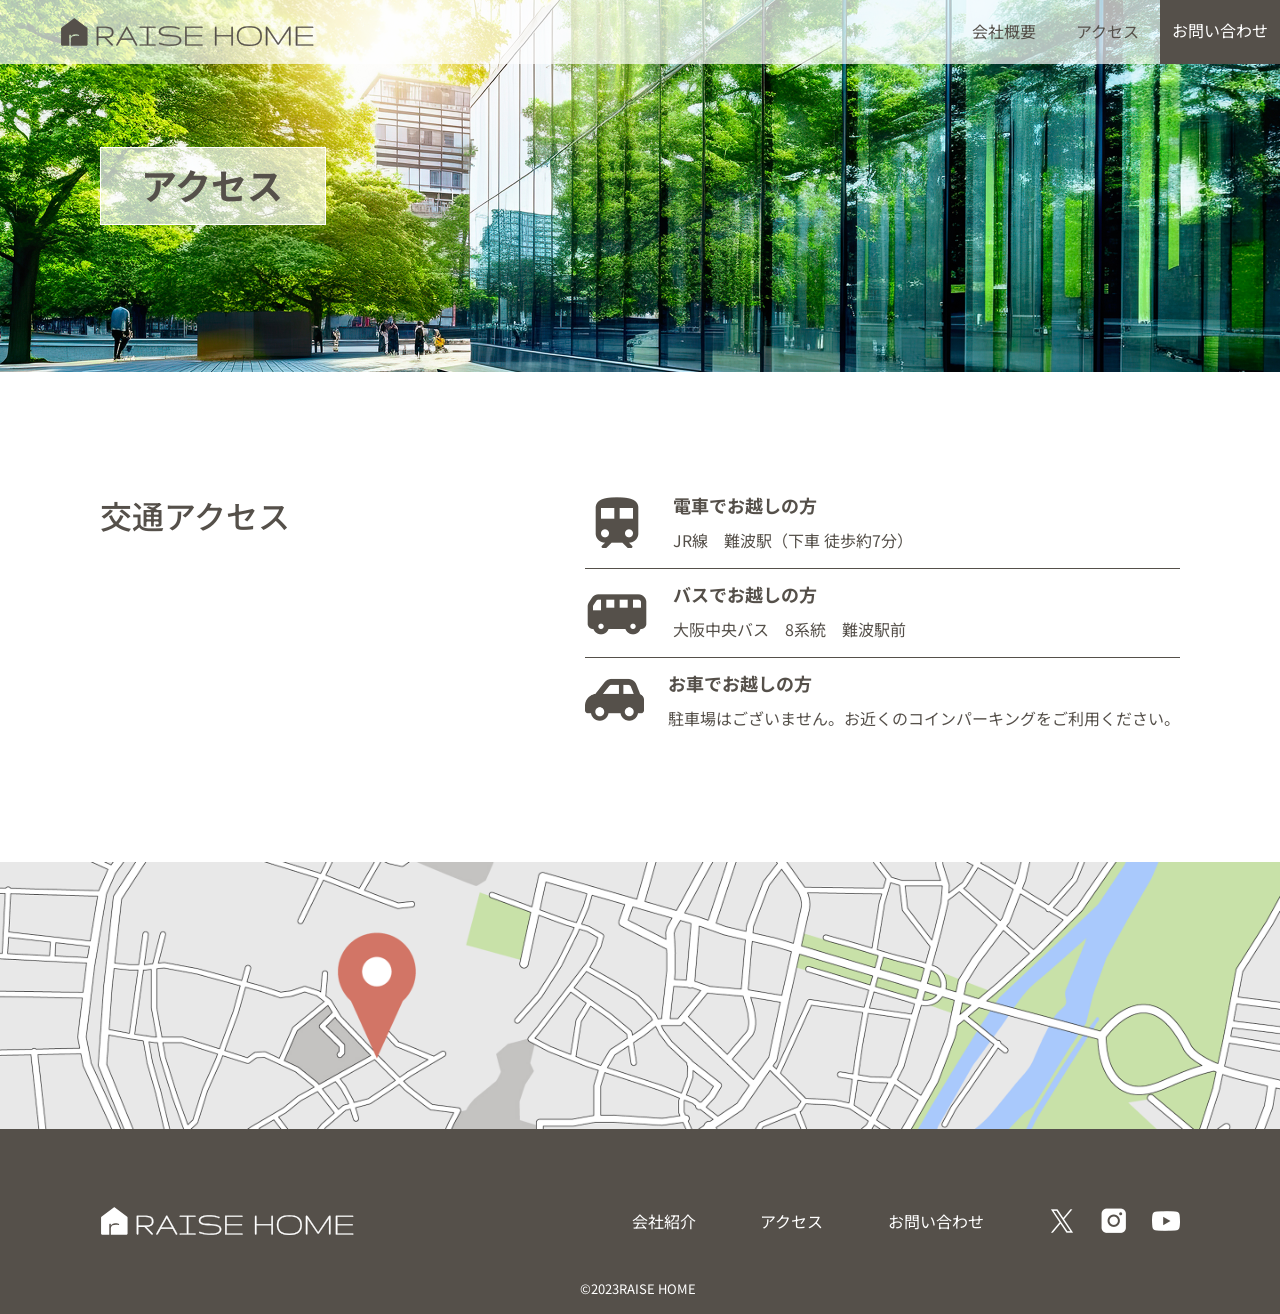
<file: Access.html>
<!DOCTYPE html>
<html lang="ja">
<head>
    <meta charset="UTF-8">
    <meta name="viewport" content="width=device-width, initial-scale=1.0, user-scalable=no">
    <title>アクセス</title>
    <link rel="stylesheet" href="css/access.css">
    <link rel="preconnect" href="https://fonts.googleapis.com">
    <link rel="preconnect" href="https://fonts.gstatic.com" crossorigin>
    <link href="https://fonts.googleapis.com/css2?family=Gruppo&family=Noto+Sans+JP:wght@100..900&display=swap" rel="stylesheet">
    <script src="js/common.js" defer></script>
</head>
<body>
    <header>
        <div class="container">
            <div class="logo"></div>
            <nav class="menu">
                <a class="menu__item" href="company.html">会社概要</a>
                <a class="menu__item" href="access.html">アクセス</a>
                <a class="menu__item menu__item--contact" href="contact.html">お問い合わせ</a>
            </nav>
            <button type="button" class="hamburger-button">
                <span class="hamburger-button__bar"></span>
            </button>
        </div>
    </header>
    <main>
        <main-visual>
            <div class="container"><h1>アクセス</h1></div>
            <img src="image/access_main.jpg" alt="" width="2880" height="744">
        </main-visual>
        <section class="access">
            <div class="container">
                <div class="access__title">
                    <h2>交通アクセス</h2>
                </div>
                <div class="access__content">
                    <div class="access__train">
                        <img src="image/ic_round-train.jpg" alt="" width="128" height="128">
                        <div>
                            <h3>電車でお越しの方</h3>
                            JR線　難波駅（下車 徒歩約7分）
                        </div>
                    </div>
                    <div class="access__bus">
                        <img src="image/mingcute_bus-2-fill.jpg" alt="" width="128" height="128">
                        <div>
                            <h3>バスでお越しの方</h3>
                            大阪中央バス　8系統　難波駅前
                        </div>
                    </div>
                    <div class="access__car">
                        <img src="image/fa6-solid_car-side.jpg" alt="" width="118" height="95">
                        <div>
                            <h3>お車でお越しの方</h3>
                            駐車場はございません。お近くのコインパーキングをご利用ください。
                        </div>
                    </div>
                </div>
            </div>
        </section>
        <section class="map">
            <img src="image/map1.jpg" alt="" width="2880" height="600">
            <img src="image/map.png" alt="" width="750" height="380">
        </section>
    </main>
    <footer>
        <div class="container">
            <div class="footer__container">
                <div class="logo"></div>
                <div class="footer__link">
                    <a class="footer__link--insite" href="company.html">会社紹介</a>
                    <a class="footer__link--insite" href="access.html">アクセス</a>
                    <a class="footer__link--insite" href="contact.html">お問い合わせ</a>
                    <div class="footer__link--outsite">
                        <img src="image/akar-icons_x-fill.png" alt="" width="56" height="56">
                        <img src="image/streamline_instagram-solid.png" alt="" width="56" height="56">
                        <img src="image/mdi_youtube.png" alt="" width="56" height="56">
                    </div>
                </div>
            </div>
            <div class="copy-right">©2023RAISE HOME</div>
        </div>
    </footer>
</body>
</html>
</file>
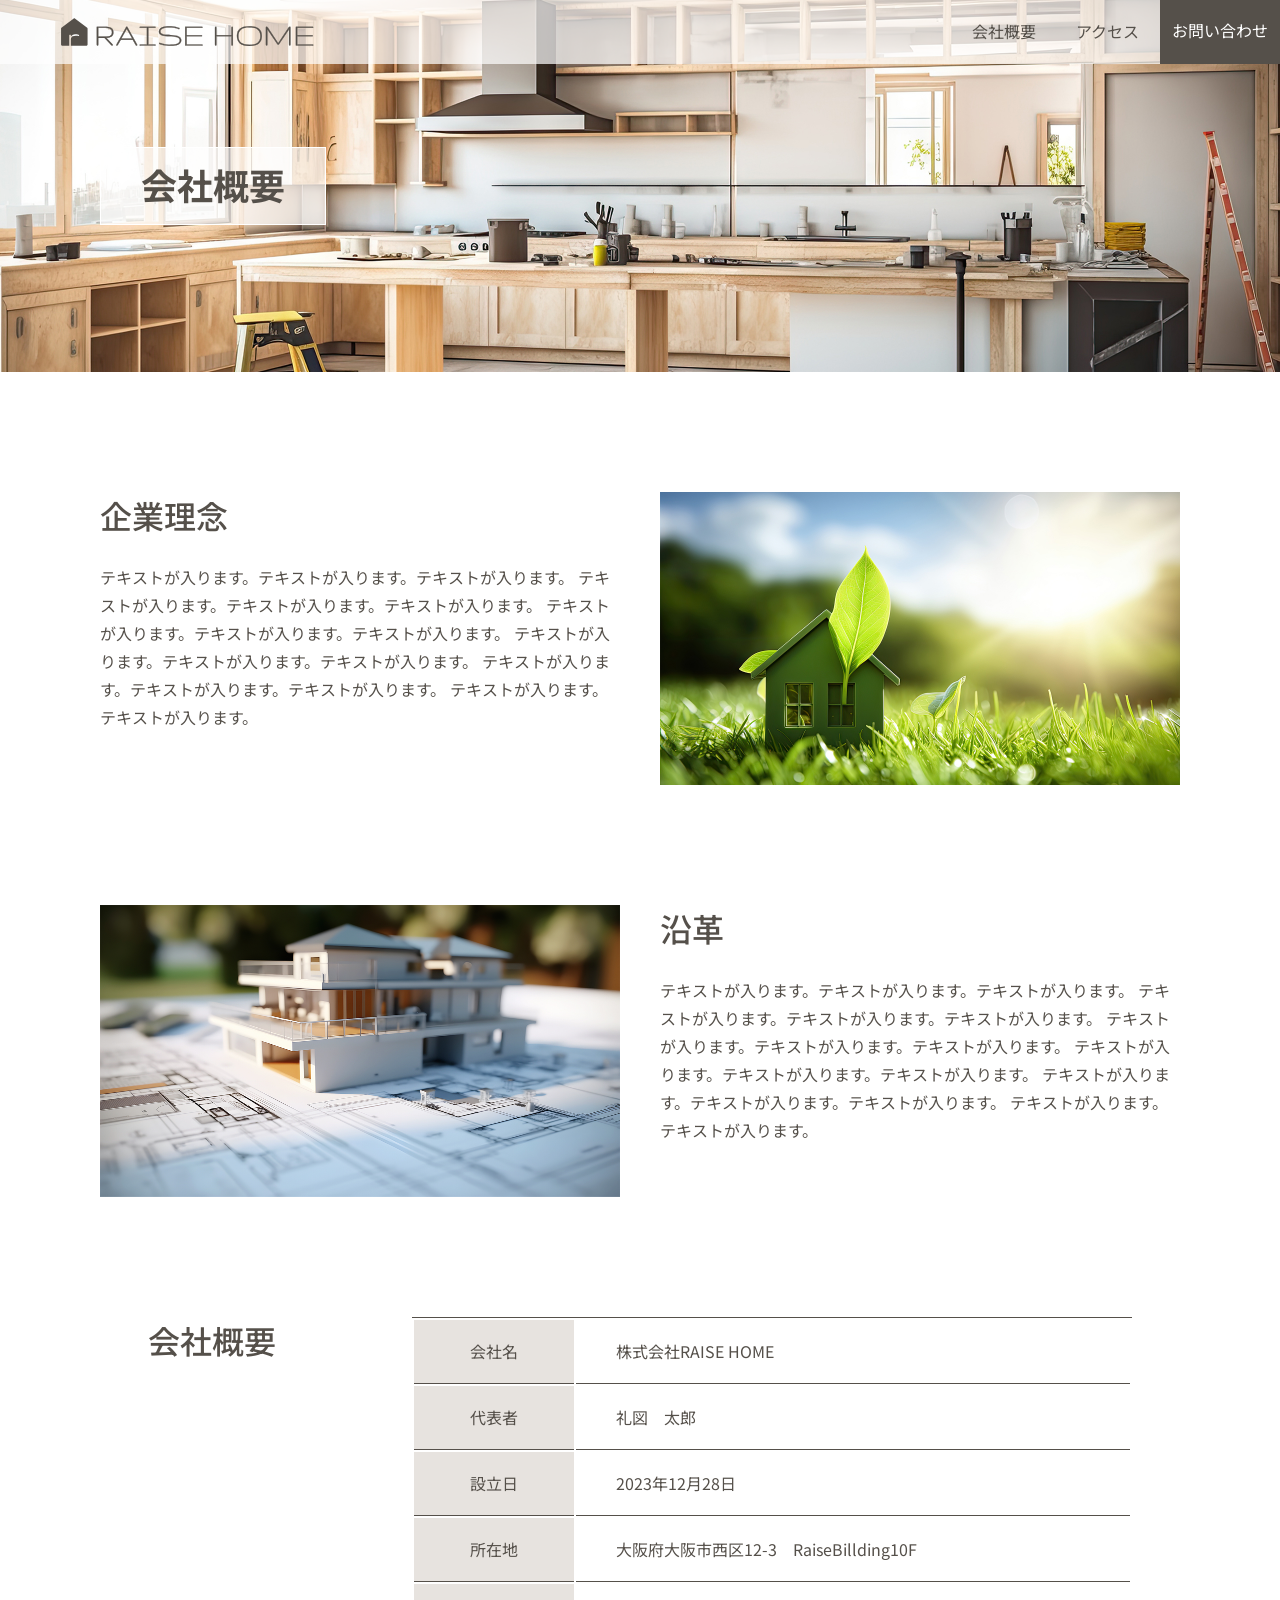
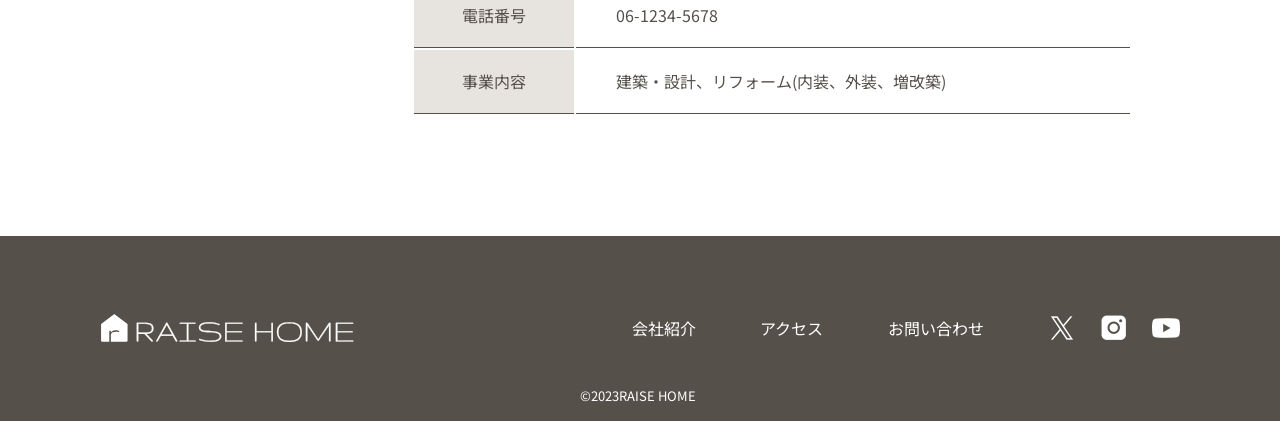
<file: Company.html>
<!DOCTYPE html>
<html lang="ja">
<head>
    <meta charset="UTF-8">
    <meta name="viewport" content="width=device-width, initial-scale=1.0, user-scalable=no">
    <title>Document</title>
    <link rel="preconnect" href="https://fonts.googleapis.com">
    <link rel="preconnect" href="https://fonts.gstatic.com" crossorigin>
    <link href="https://fonts.googleapis.com/css2?family=Gruppo&family=Noto+Sans+JP:wght@100..900&display=swap" rel="stylesheet">
    <link rel="stylesheet" href="css/company.css">
    <script src="js/common.js" defer></script>
</head>
<body>
    <header>
        <div class="container">
            <div class="logo"></div>
            <nav class="menu">
                <a class="menu__item" href="company.html">会社概要</a>
                <a class="menu__item" href="access.html">アクセス</a>
                <a class="menu__item menu__item--contact" href="contact.html">お問い合わせ</a>
            </nav>
            <button type="button" class="hamburger-button">
                <span class="hamburger-button__bar"></span>
            </button>
        </div>
    </header>
    <main>
        <main-visual>
            <div class="container"><h1>会社概要</h1></div>
            <img src="image/company_main.jpg" alt="" width="2880" height="744">
        </main-visual>
        <section class="philosophy">
            <div class="container">
                <div class="philosophy__content">
                    <h2>企業理念</h2>
                    <div class="philosophy__content--text">
                        テキストが入ります。テキストが入ります。テキストが入ります。
                        テキストが入ります。テキストが入ります。テキストが入ります。
                        テキストが入ります。テキストが入ります。テキストが入ります。
                        テキストが入ります。テキストが入ります。テキストが入ります。
                        テキストが入ります。テキストが入ります。テキストが入ります。
                        テキストが入ります。テキストが入ります。
                    </div>
                </div>
                <img src="image/company_1.jpg" alt="" width="1040" height="586">
            </div>
        </section>
        <section class="history">
            <div class="container">
                <img src="image/company_2.jpg" alt="" width="1040" height="583">
                <div class="history__content">
                    <h2>沿革</h2>
                    <div class="history__content--text">
                        テキストが入ります。テキストが入ります。テキストが入ります。
                        テキストが入ります。テキストが入ります。テキストが入ります。
                        テキストが入ります。テキストが入ります。テキストが入ります。
                        テキストが入ります。テキストが入ります。テキストが入ります。
                        テキストが入ります。テキストが入ります。テキストが入ります。
                        テキストが入ります。テキストが入ります。
                    </div>
                </div>
            </div>
        </section>
        <section class="profile">
            <div class="container">
                <h2>会社概要</h2>
                <table>
                    <tr>
                        <th>会社名</th> <th>株式会社RAISE HOME</th>
                    </tr>
                    <tr>
                        <th>代表者</th> <th>礼図　太郎</th>
                    </tr>
                    <tr>
                        <th>設立日</th> <th>2023年12月28日</th>
                    </tr>
                    <tr>
                        <th>所在地</th> <th>大阪府大阪市西区12-3　RaiseBillding10F</th>
                    </tr>
                    <tr>
                        <th>電話番号</th> <th>06-1234-5678</th>
                    </tr>
                    <tr>
                        <th>事業内容</th> <th>建築・設計、リフォーム(内装、外装、増改築)</th>
                    </tr>
                </table>
            </div>
        </section>
    </main>
    <footer>
        <div class="container">
            <div class="footer__container">
                <div class="logo"></div>
                <div class="footer__link">
                    <a class="footer__link--insite" href="company.html">会社紹介</a>
                    <a class="footer__link--insite" href="access.html">アクセス</a>
                    <a class="footer__link--insite" href="contact.html">お問い合わせ</a>
                    <div class="footer__link--outsite">
                        <img src="image/akar-icons_x-fill.png" alt="" width="56" height="56">
                        <img src="image/streamline_instagram-solid.png" alt="" width="56" height="56">
                        <img src="image/mdi_youtube.png" alt="" width="56" height="56">
                    </div>
                </div>
            </div>
            <div class="copy-right">©2023RAISE HOME</div>
        </div>
    </footer>
</body>
</html>
</file>
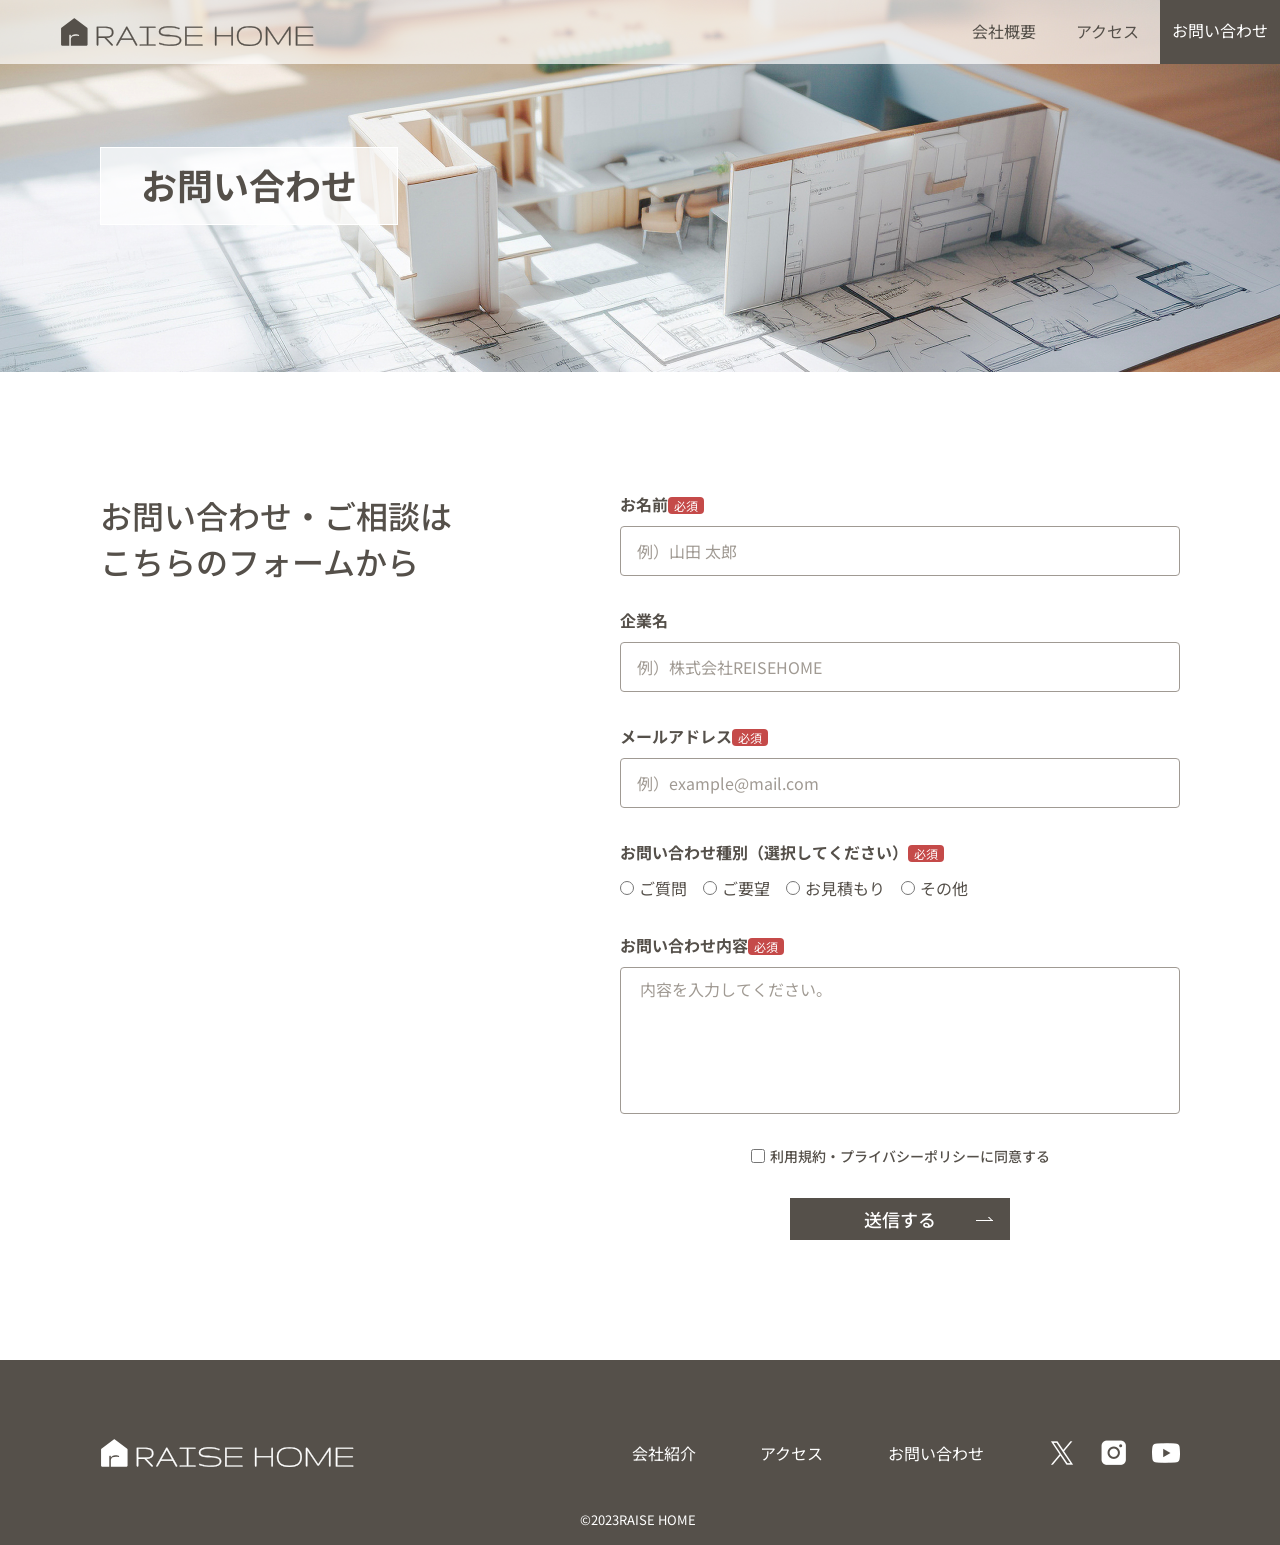
<file: Contact.html>
<!DOCTYPE html>
<html lang="ja">
<head>
    <meta charset="UTF-8">
    <meta name="viewport" content="width=device-width, initial-scale=1.0, user-scalable=no">
    <title>Document</title>
    <link rel="preconnect" href="https://fonts.googleapis.com">
    <link rel="preconnect" href="https://fonts.gstatic.com" crossorigin>
    <link href="https://fonts.googleapis.com/css2?family=Gruppo&family=Noto+Sans+JP:wght@100..900&display=swap" rel="stylesheet">
    <link rel="stylesheet" href="css/contact.css">
    <script src="js/common.js" defer></script>
</head>
<body>
    <header>
        <div class="container">
            <div class="logo"></div>
            <nav class="menu">
                <a class="menu__item" href="company.html">会社概要</a>
                <a class="menu__item" href="access.html">アクセス</a>
                <a class="menu__item menu__item--contact" href="contact.html">お問い合わせ</a>
            </nav>
            <button type="button" class="hamburger-button">
                <span class="hamburger-button__bar"></span>
            </button>
        </div>
    </header>
    <main>
        <main-visual>
            <div class="container"><h1>お問い合わせ</h1></div>
            <img src="image/contact_main.jpg" alt="" width="2880" height="744">
        </main-visual>
        <section>
            <div class="container">
                <div class="text">
                    <h2>お問い合わせ・ご相談はこちらのフォームから</h2>
                </div>
            
                <form action="" method="post">
                    <div class="item">
                        <label for="fullname" class="item__label">お名前<span>必須</span></label>
                        <input type="text" id="fullname" name="fullname" placeholder="例）山田 太郎" class="item__frame" required>
                    </div>
                    <div class="item">
                        <label for="nameOfCompany" class="item__label">企業名</label>
                        <input type="text" id="nameOfCompany" name="nameOfCompany" placeholder="例）株式会社REISEHOME" class="item__frame">
                    </div>
                    <div class="item">
                        <label for="email" class="item__label">メールアドレス<span>必須</span></label>
                        <input type="email" id="email" name="email" placeholder="例）example@mail.com" class="item__frame" required>
                    </div>
                    <div class="item">
                        <div class="item__label">お問い合わせ種別（選択してください）<span>必須</span></div>
                        <div class="type__options">
                            <div class="type__options--container">
                                <div class="type__options--option"><input type="radio" id="question" name="type" value="question" required><label for="question">ご質問</label></div>
                                <div class="type__options--option"><input type="radio" id="request" name="type" value="request" required><label for="request">ご要望</label></div>
                            </div>
                            <div class="type__options--container">
                                <div class="type__options--option"><input type="radio" id="estimate" name="type" value="estimate" required><label for="estimate">お見積もり</label></div>
                                <div class="type__options--option"><input type="radio" id="others" name="type" value="others" required><label for="others">その他</label></div>
                            </div>
                        </div>
                    </div>
                    <div class="item">
                        <label for="content" class="item__label">お問い合わせ内容<span>必須</span></label>
                        <textarea id="content" name="content" placeholder="内容を入力してください。" class="item__frame" required></textarea>
                    </div>
                    <div class="item">
                        <input type="checkbox" id="consent" name="consent">
                        <label for="consent">利用規約・プライバシーポリシーに同意する</label>
                    </div>
                    <button type="button" class="form__button">
                        <span class="form__button--label">送信する</span>
                        <span class="form__button--arrow"></span>
                    </button>
                </form>
            </div>
        </section>
    </main>
    <footer>
        <div class="container">
            <div class="footer__container">
                <div class="logo"></div>
                <div class="footer__link">
                    <a class="footer__link--insite" href="company.html">会社紹介</a>
                    <a class="footer__link--insite" href="access.html">アクセス</a>
                    <a class="footer__link--insite" href="contact.html">お問い合わせ</a>
                    <div class="footer__link--outsite">
                        <img src="image/akar-icons_x-fill.png" alt="" width="56" height="56">
                        <img src="image/streamline_instagram-solid.png" alt="" width="56" height="56">
                        <img src="image/mdi_youtube.png" alt="" width="56" height="56">
                    </div>
                </div>
            </div>
            <div class="copy-right">©2023RAISE HOME</div>
        </div>
    </footer>
</body>
</html>
</file>
<file: css/access.css>
:root {
  --color-Gray: #55504A;
  --color-BlueGray: #D5DDED;
  --color-LightGray: #A09A93;
  --color-LightBeige: #E7E3DF;
  --color-Orange: #F7B000;
  --color-Red: #C54A49;
}

*, ::before, ::after {
  box-sizing: border-box;
  font-family: "Noto Sans JP", sans-serif;
  font-style: Regular;
  font-weight: 400;
  font-size: 16px;
  width: auto;
  margin: 0;
  padding: 0;
  color: var(--color-Gray);
  background-color: white;
}

img {
  max-width: 100%;
  height: auto;
}

a {
  text-decoration: none;
}

section {
  display: flex;
  flex-direction: column;
  justify-content: space-around;
  align-items: center;
  padding: 0px 32px;
}

@media (max-width: 810px) {
  section {
    padding: 0px;
  }
}
.container {
  width: 100%;
  max-width: 1080px;
  display: flex;
  flex-direction: column;
  justify-content: space-around;
  align-items: center;
  background-color: rgba(0, 0, 0, 0);
}

@media (max-width: 810px) {
  .container {
    width: calc(100% - 40px);
    gap: 40px;
  }
}
h2 {
  height: 155px;
  position: relative;
  font-family: "Gruppo", serif;
  font-size: 160px;
  letter-spacing: 0%;
  color: var(--color-BlueGray);
  align-self: flex-start;
}

@media (max-width: 810px) {
  h2 {
    height: 62px;
    font-size: 64px;
    position: static;
  }
}
h3 {
  height: 56px;
  margin: 0 auto;
  font-size: 32px;
  font-weight: 500;
  font-style: Medium;
}

@media (max-width: 810px) {
  h3 {
    height: auto;
    line-height: 150%;
    font-size: 28px;
  }
}
.logo {
  -webkit-mask-image: url(/image/logo.svg);
  -webkit-mask-repeat: no-repeat;
  -webkit-mask-size: cover;
  mask-image: url(/image/logo.svg);
  mask-repeat: no-repeat;
  mask-size: cover;
  background-color: currentColor;
}

header {
  width: 100%;
  height: 64px;
  position: absolute;
  z-index: 2;
  background-color: rgba(255, 255, 255, 0.7);
}
header * {
  background-color: rgba(0, 0, 0, 0);
}
header .container {
  max-width: 100%;
  width: 100%;
  height: 64px;
  display: flex;
  flex-direction: row;
  justify-content: space-between;
  align-items: center;
  overflow-x: clip;
  overflow-y: visible;
}
header .logo {
  width: 254.07px;
  height: 28px;
  margin: 18px 60px;
  color: var(--color-Gray);
}
header .menu {
  width: 328px;
  height: 64px;
  display: flex;
  flex-direction: row;
}
header .menu__item {
  width: 104px;
  padding: 19px 20px;
  z-index: 2;
  transition: background-color 0.3s ease-out;
}
header .menu__item:hover {
  background-color: white;
}
header .menu__item:hover * {
  background-color: white;
}
header .menu__item--contact {
  width: 120px;
  padding: 18px 12px;
  color: white;
  background-color: var(--color-Gray);
  transition: background-color 0.3s ease-out;
}
header .menu__item--contact:hover {
  background-color: var(--color-Orange);
}
header .menu__item--contact:hover * {
  background-color: var(--color-Orange);
}

.hamburger-button {
  display: none;
  width: 56px;
  height: 56px;
  padding: 19px 16px;
  flex-direction: column;
  justify-content: space-between;
  align-items: center;
  border: 0px;
  background-color: var(--color-Gray);
}
.hamburger-button::before {
  width: 24px;
  height: 2px;
  content: " ";
  background-color: white;
  border-radius: 1px;
  transform-origin: 1px 1px;
  transition: transform 0.3s ease-out;
}
.hamburger-button__bar {
  width: 24px;
  height: 2px;
  border-radius: 1px;
  background-color: white;
  border-radius: 1px;
  transition: opacity 0.3s ease-out;
}
.hamburger-button::after {
  width: 24px;
  height: 2px;
  content: " ";
  background-color: white;
  border-radius: 1px;
  transform-origin: 1px 1px;
  transition: transform 0.3s ease-out;
}

@media (max-width: 810px) {
  header {
    height: 56px;
    overflow-x: clip;
    overflow-y: visible;
  }
  header .container {
    height: 56px;
  }
  header .logo {
    width: 228.6666717529px;
    height: 25.2000007629px;
    margin: 15px 20px;
  }
  header .menu {
    display: flex;
    flex-direction: column;
    align-items: center;
    width: 252px;
    height: 100vh;
    position: fixed;
    top: 0px;
    right: -252px;
    padding-top: 99px;
    background-color: rgba(255, 255, 255, 0.9);
    transition: transform 0.3s ease-out;
  }
  header .menu.active {
    transform: translateX(-252px);
  }
  header .menu__item {
    width: 172px;
    padding: 16px 32px;
  }
  .hamburger-button {
    display: flex;
    z-index: 3;
  }
  .hamburger-button.active {
    position: fixed;
    top: 0px;
    right: 0px;
  }
  .hamburger-button.active::before {
    transform: rotate(atan2(3, 4)) scale(1.25, 1);
  }
  .hamburger-button.active::after {
    transform: rotate(atan2(-3, 4)) scale(1.25, 1);
  }
  .hamburger-button__bar {
    display: inline;
  }
  .hamburger-button__bar.active {
    opacity: 0;
  }
}
footer {
  height: 185px;
  display: flex;
  flex-direction: column;
  align-items: center;
  background-color: var(--color-Gray);
  padding: 0px 32px;
}
footer * {
  background-color: rgba(0, 0, 0, 0);
}
footer .container {
  width: 100%;
  max-width: 1080px;
  height: 185px;
  position: relative;
  flex-direction: column;
  align-items: center;
}
footer .logo {
  width: 254.07px;
  height: 28px;
  color: white;
}

@media (max-width: 1144px) {
  footer {
    height: 275px;
  }
  footer .container {
    height: 187px;
    margin-top: 64px;
    gap: 56px;
  }
}
@media (max-width: 810px) {
  footer {
    height: 387px;
  }
  footer .container {
    width: auto;
    height: 307px;
  }
}
.footer__container {
  width: 100%;
  display: flex;
  flex-direction: row;
  justify-content: space-between;
  align-items: center;
}
.footer__link {
  width: 548px;
  height: 28px;
  display: flex;
  flex-direction: row;
  justify-content: space-between;
  align-items: center;
  gap: 64px;
}
.footer__link--insite {
  height: 24px;
  color: white;
  line-height: 24px;
}
.footer__link--outsite {
  width: 132px;
  display: flex;
  flex-direction: row;
  justify-content: space-between;
}
.footer__link--outsite * {
  width: 28px;
  height: 28px;
}

@media (max-width: 1144px) {
  .footer__container {
    height: 116px;
    flex-direction: column;
  }
}
@media (max-width: 810px) {
  .footer__container {
    height: 232px;
    gap: 56px;
  }
  .footer__link {
    width: 132px;
    height: 148px;
    flex-direction: column;
    gap: 16px;
  }
}
.copy-right {
  width: 120px;
  height: 19px;
  position: absolute;
  top: 150px;
  color: white;
  font-size: 13px;
  letter-spacing: 2%;
}

@media (max-width: 1144px) {
  .copy-right {
    position: static;
  }
}
main-visual {
  height: 372px;
  position: relative;
  display: flex;
  flex-direction: column;
  justify-content: center;
  align-items: center;
  padding: 0px 32px;
}
main-visual .container {
  justify-content: flex-start;
  align-items: flex-start;
  margin: 0px 32px;
}
main-visual h1 {
  box-sizing: content-box;
  width: 144px;
  height: 53px;
  z-index: 1;
  padding: 10px 40px 13px 40px;
  font-size: 36px;
  font-style: Bold;
  font-weight: 700;
  border: white solid 1px;
  background-color: rgba(255, 255, 255, 0.7);
}
main-visual img {
  position: absolute;
  width: 100%;
  height: 100%;
  -o-object-fit: cover;
     object-fit: cover;
}

@media (max-width: 810px) {
  main-visual {
    padding: 0px;
  }
  main-visual .container {
    margin: 0px;
  }
}
.access .container {
  display: flex;
  flex-direction: row;
  justify-content: space-between;
  align-items: flex-start;
  padding-top: 120px;
  padding-bottom: 120px;
}
.access h2 {
  width: 191px;
  height: 47px;
  font-family: "Noto Sans JP", sans-serif;
  font-size: 32px;
  font-style: Medium;
  font-weight: 500;
  color: var(--color-Gray);
}
.access__content {
  display: flex;
  flex-direction: column;
  align-content: flex-start;
}
.access__content > * {
  padding: 12px 0;
  display: flex;
  flex-direction: row;
  gap: 24px;
}
.access img {
  width: 64px;
  height: 64px;
}
.access h3 {
  height: auto;
  font-size: 18px;
  font-style: Bold;
  font-weight: 700;
  padding-bottom: 10px;
}
.access__train {
  padding-top: 0;
}
.access__train ~ div {
  border-top: var(--color-Gray) solid 1px;
}
.access__car img {
  width: 59px;
  height: auto;
  -o-object-fit: contain;
     object-fit: contain;
}

@media (max-width: 810px) {
  .access .container {
    flex-direction: column;
  }
}
.map {
  width: 100%;
  height: auto;
  min-height: 190px;
  padding: 0;
  overflow: hidden;
}
.map img {
  width: 100%;
  height: 100%;
  min-height: 190px;
  -o-object-fit: cover;
     object-fit: cover;
}
.map img:last-of-type {
  display: none;
}

@media (max-width: 810px) {
  .map {
    height: 190px;
  }
  .map img:first-of-type {
    display: none;
  }
  .map img:last-of-type {
    display: block;
  }
}
/*# sourceMappingURL=access.css.map */
</file>
<file: css/company.css>
:root {
  --color-Gray: #55504A;
  --color-BlueGray: #D5DDED;
  --color-LightGray: #A09A93;
  --color-LightBeige: #E7E3DF;
  --color-Orange: #F7B000;
  --color-Red: #C54A49;
}

*, ::before, ::after {
  box-sizing: border-box;
  font-family: "Noto Sans JP", sans-serif;
  font-style: Regular;
  font-weight: 400;
  font-size: 16px;
  width: auto;
  margin: 0;
  padding: 0;
  color: var(--color-Gray);
  background-color: white;
}

img {
  max-width: 100%;
  height: auto;
}

a {
  text-decoration: none;
}

section {
  display: flex;
  flex-direction: column;
  justify-content: space-around;
  align-items: center;
  padding: 0px 32px;
}

@media (max-width: 810px) {
  section {
    padding: 0px;
  }
}
.container {
  width: 100%;
  max-width: 1080px;
  display: flex;
  flex-direction: column;
  justify-content: space-around;
  align-items: center;
  background-color: rgba(0, 0, 0, 0);
}

@media (max-width: 810px) {
  .container {
    width: calc(100% - 40px);
    gap: 40px;
  }
}
h2 {
  height: 155px;
  position: relative;
  font-family: "Gruppo", serif;
  font-size: 160px;
  letter-spacing: 0%;
  color: var(--color-BlueGray);
  align-self: flex-start;
}

@media (max-width: 810px) {
  h2 {
    height: 62px;
    font-size: 64px;
    position: static;
  }
}
h3 {
  height: 56px;
  margin: 0 auto;
  font-size: 32px;
  font-weight: 500;
  font-style: Medium;
}

@media (max-width: 810px) {
  h3 {
    height: auto;
    line-height: 150%;
    font-size: 28px;
  }
}
.logo {
  -webkit-mask-image: url(/image/logo.svg);
  -webkit-mask-repeat: no-repeat;
  -webkit-mask-size: cover;
  mask-image: url(/image/logo.svg);
  mask-repeat: no-repeat;
  mask-size: cover;
  background-color: currentColor;
}

header {
  width: 100%;
  height: 64px;
  position: absolute;
  z-index: 2;
  background-color: rgba(255, 255, 255, 0.7);
}
header * {
  background-color: rgba(0, 0, 0, 0);
}
header .container {
  max-width: 100%;
  width: 100%;
  height: 64px;
  display: flex;
  flex-direction: row;
  justify-content: space-between;
  align-items: center;
  overflow-x: clip;
  overflow-y: visible;
}
header .logo {
  width: 254.07px;
  height: 28px;
  margin: 18px 60px;
  color: var(--color-Gray);
}
header .menu {
  width: 328px;
  height: 64px;
  display: flex;
  flex-direction: row;
}
header .menu__item {
  width: 104px;
  padding: 19px 20px;
  z-index: 2;
  transition: background-color 0.3s ease-out;
}
header .menu__item:hover {
  background-color: white;
}
header .menu__item:hover * {
  background-color: white;
}
header .menu__item--contact {
  width: 120px;
  padding: 18px 12px;
  color: white;
  background-color: var(--color-Gray);
  transition: background-color 0.3s ease-out;
}
header .menu__item--contact:hover {
  background-color: var(--color-Orange);
}
header .menu__item--contact:hover * {
  background-color: var(--color-Orange);
}

.hamburger-button {
  display: none;
  width: 56px;
  height: 56px;
  padding: 19px 16px;
  flex-direction: column;
  justify-content: space-between;
  align-items: center;
  border: 0px;
  background-color: var(--color-Gray);
}
.hamburger-button::before {
  width: 24px;
  height: 2px;
  content: " ";
  background-color: white;
  border-radius: 1px;
  transform-origin: 1px 1px;
  transition: transform 0.3s ease-out;
}
.hamburger-button__bar {
  width: 24px;
  height: 2px;
  border-radius: 1px;
  background-color: white;
  border-radius: 1px;
  transition: opacity 0.3s ease-out;
}
.hamburger-button::after {
  width: 24px;
  height: 2px;
  content: " ";
  background-color: white;
  border-radius: 1px;
  transform-origin: 1px 1px;
  transition: transform 0.3s ease-out;
}

@media (max-width: 810px) {
  header {
    height: 56px;
    overflow-x: clip;
    overflow-y: visible;
  }
  header .container {
    height: 56px;
  }
  header .logo {
    width: 228.6666717529px;
    height: 25.2000007629px;
    margin: 15px 20px;
  }
  header .menu {
    display: flex;
    flex-direction: column;
    align-items: center;
    width: 252px;
    height: 100vh;
    position: fixed;
    top: 0px;
    right: -252px;
    padding-top: 99px;
    background-color: rgba(255, 255, 255, 0.9);
    transition: transform 0.3s ease-out;
  }
  header .menu.active {
    transform: translateX(-252px);
  }
  header .menu__item {
    width: 172px;
    padding: 16px 32px;
  }
  .hamburger-button {
    display: flex;
    z-index: 3;
  }
  .hamburger-button.active {
    position: fixed;
    top: 0px;
    right: 0px;
  }
  .hamburger-button.active::before {
    transform: rotate(atan2(3, 4)) scale(1.25, 1);
  }
  .hamburger-button.active::after {
    transform: rotate(atan2(-3, 4)) scale(1.25, 1);
  }
  .hamburger-button__bar {
    display: inline;
  }
  .hamburger-button__bar.active {
    opacity: 0;
  }
}
footer {
  height: 185px;
  display: flex;
  flex-direction: column;
  align-items: center;
  background-color: var(--color-Gray);
  padding: 0px 32px;
}
footer * {
  background-color: rgba(0, 0, 0, 0);
}
footer .container {
  width: 100%;
  max-width: 1080px;
  height: 185px;
  position: relative;
  flex-direction: column;
  align-items: center;
}
footer .logo {
  width: 254.07px;
  height: 28px;
  color: white;
}

@media (max-width: 1144px) {
  footer {
    height: 275px;
  }
  footer .container {
    height: 187px;
    margin-top: 64px;
    gap: 56px;
  }
}
@media (max-width: 810px) {
  footer {
    height: 387px;
  }
  footer .container {
    width: auto;
    height: 307px;
  }
}
.footer__container {
  width: 100%;
  display: flex;
  flex-direction: row;
  justify-content: space-between;
  align-items: center;
}
.footer__link {
  width: 548px;
  height: 28px;
  display: flex;
  flex-direction: row;
  justify-content: space-between;
  align-items: center;
  gap: 64px;
}
.footer__link--insite {
  height: 24px;
  color: white;
  line-height: 24px;
}
.footer__link--outsite {
  width: 132px;
  display: flex;
  flex-direction: row;
  justify-content: space-between;
}
.footer__link--outsite * {
  width: 28px;
  height: 28px;
}

@media (max-width: 1144px) {
  .footer__container {
    height: 116px;
    flex-direction: column;
  }
}
@media (max-width: 810px) {
  .footer__container {
    height: 232px;
    gap: 56px;
  }
  .footer__link {
    width: 132px;
    height: 148px;
    flex-direction: column;
    gap: 16px;
  }
}
.copy-right {
  width: 120px;
  height: 19px;
  position: absolute;
  top: 150px;
  color: white;
  font-size: 13px;
  letter-spacing: 2%;
}

@media (max-width: 1144px) {
  .copy-right {
    position: static;
  }
}
main-visual {
  height: 372px;
  position: relative;
  display: flex;
  flex-direction: column;
  justify-content: center;
  align-items: center;
  padding: 0px 32px;
}
main-visual .container {
  justify-content: flex-start;
  align-items: flex-start;
  margin: 0px 32px;
}
main-visual h1 {
  box-sizing: content-box;
  width: 144px;
  height: 53px;
  z-index: 1;
  padding: 10px 40px 13px 40px;
  font-size: 36px;
  font-style: Bold;
  font-weight: 700;
  border: white solid 1px;
  background-color: rgba(255, 255, 255, 0.7);
}
main-visual img {
  position: absolute;
  width: 100%;
  height: 100%;
  -o-object-fit: cover;
     object-fit: cover;
}

@media (max-width: 810px) {
  main-visual {
    padding: 0px;
  }
  main-visual .container {
    margin: 0px;
  }
}
h2 {
  width: auto;
  height: 47px;
  font-family: "Noto Sans JP", sans-serif;
  font-size: 32px;
  font-style: Medium;
  font-weight: 500;
  color: var(--color-Gray);
}

section {
  margin: 120px 0;
}

@media (max-width: 810px) {
  section {
    margin: 56px 0;
  }
}
.container {
  flex-direction: row;
  align-items: flex-start;
  gap: 40px;
}

@media (max-width: 810px) {
  .container {
    flex-direction: column;
  }
}
.philosophy__content {
  width: calc(50% - 20px);
  display: flex;
  flex-direction: column;
  justify-content: flex-start;
  align-items: flex-start;
  gap: 24px;
}
.philosophy__content--text {
  width: 100%;
  height: auto;
  line-height: 175%;
}
.philosophy img {
  width: calc(50% - 20px);
  height: auto;
}

@media (max-width: 810px) {
  .philosophy__content {
    width: 100%;
    /*&--text {
        height: 252px;
    }*/
  }
  .philosophy img {
    width: 100%;
  }
}
.history__content {
  width: calc(50% - 20px);
  display: flex;
  flex-direction: column;
  align-items: flex-start;
  gap: 24px;
}
.history__content--text {
  width: 100%;
  height: auto;
  line-height: 175%;
}
.history img {
  width: calc(50% - 20px);
  height: auto;
}

@media (max-width: 810px) {
  .history__content {
    width: 100%;
    /*&--text {
        height: 252px;
    }*/
  }
  .history img {
    width: 100%;
  }
}
.profile table {
  width: 720px;
  border-top: 1px solid var(--color-Gray);
}
.profile th {
  box-sizing: border-box;
  height: 64px;
  border-bottom: 1px solid var(--color-Gray);
}
.profile th:nth-child(1) {
  width: 160px;
  background-color: var(--color-LightBeige);
}
.profile th:nth-child(2) {
  padding-left: 40px;
  text-align: start;
}

@media (max-width: 1144px) {
  .profile table {
    width: 595px;
  }
  .profile th:nth-child(2) {
    padding-left: 32px;
  }
}
@media (max-width: 810px) {
  .profile table {
    width: 100%;
    height: 780px;
  }
  .profile tr {
    width: 100%;
    height: 128px;
    display: flex;
    flex-direction: column;
  }
  .profile th {
    height: 64px;
    line-height: 64px;
  }
  .profile th:nth-child(1) {
    width: 100%;
  }
  .profile th:nth-child(2) {
    width: 100%;
    text-align: center;
    padding-left: 0px;
  }
}
/*# sourceMappingURL=company.css.map */
</file>
<file: css/contact.css>
@charset "UTF-8";
:root {
  --color-Gray: #55504A;
  --color-BlueGray: #D5DDED;
  --color-LightGray: #A09A93;
  --color-LightBeige: #E7E3DF;
  --color-Orange: #F7B000;
  --color-Red: #C54A49;
}

*, ::before, ::after {
  box-sizing: border-box;
  font-family: "Noto Sans JP", sans-serif;
  font-style: Regular;
  font-weight: 400;
  font-size: 16px;
  width: auto;
  margin: 0;
  padding: 0;
  color: var(--color-Gray);
  background-color: white;
}

img {
  max-width: 100%;
  height: auto;
}

a {
  text-decoration: none;
}

section {
  display: flex;
  flex-direction: column;
  justify-content: space-around;
  align-items: center;
  padding: 0px 32px;
}

@media (max-width: 810px) {
  section {
    padding: 0px;
  }
}
.container {
  width: 100%;
  max-width: 1080px;
  display: flex;
  flex-direction: column;
  justify-content: space-around;
  align-items: center;
  background-color: rgba(0, 0, 0, 0);
}

@media (max-width: 810px) {
  .container {
    width: calc(100% - 40px);
    gap: 40px;
  }
}
h2 {
  height: 155px;
  position: relative;
  font-family: "Gruppo", serif;
  font-size: 160px;
  letter-spacing: 0%;
  color: var(--color-BlueGray);
  align-self: flex-start;
}

@media (max-width: 810px) {
  h2 {
    height: 62px;
    font-size: 64px;
    position: static;
  }
}
h3 {
  height: 56px;
  margin: 0 auto;
  font-size: 32px;
  font-weight: 500;
  font-style: Medium;
}

@media (max-width: 810px) {
  h3 {
    height: auto;
    line-height: 150%;
    font-size: 28px;
  }
}
.logo {
  -webkit-mask-image: url(/image/logo.svg);
  -webkit-mask-repeat: no-repeat;
  -webkit-mask-size: cover;
  mask-image: url(/image/logo.svg);
  mask-repeat: no-repeat;
  mask-size: cover;
  background-color: currentColor;
}

header {
  width: 100%;
  height: 64px;
  position: absolute;
  z-index: 2;
  background-color: rgba(255, 255, 255, 0.7);
}
header * {
  background-color: rgba(0, 0, 0, 0);
}
header .container {
  max-width: 100%;
  width: 100%;
  height: 64px;
  display: flex;
  flex-direction: row;
  justify-content: space-between;
  align-items: center;
  overflow-x: clip;
  overflow-y: visible;
}
header .logo {
  width: 254.07px;
  height: 28px;
  margin: 18px 60px;
  color: var(--color-Gray);
}
header .menu {
  width: 328px;
  height: 64px;
  display: flex;
  flex-direction: row;
}
header .menu__item {
  width: 104px;
  padding: 19px 20px;
  z-index: 2;
  transition: background-color 0.3s ease-out;
}
header .menu__item:hover {
  background-color: white;
}
header .menu__item:hover * {
  background-color: white;
}
header .menu__item--contact {
  width: 120px;
  padding: 18px 12px;
  color: white;
  background-color: var(--color-Gray);
  transition: background-color 0.3s ease-out;
}
header .menu__item--contact:hover {
  background-color: var(--color-Orange);
}
header .menu__item--contact:hover * {
  background-color: var(--color-Orange);
}

.hamburger-button {
  display: none;
  width: 56px;
  height: 56px;
  padding: 19px 16px;
  flex-direction: column;
  justify-content: space-between;
  align-items: center;
  border: 0px;
  background-color: var(--color-Gray);
}
.hamburger-button::before {
  width: 24px;
  height: 2px;
  content: " ";
  background-color: white;
  border-radius: 1px;
  transform-origin: 1px 1px;
  transition: transform 0.3s ease-out;
}
.hamburger-button__bar {
  width: 24px;
  height: 2px;
  border-radius: 1px;
  background-color: white;
  border-radius: 1px;
  transition: opacity 0.3s ease-out;
}
.hamburger-button::after {
  width: 24px;
  height: 2px;
  content: " ";
  background-color: white;
  border-radius: 1px;
  transform-origin: 1px 1px;
  transition: transform 0.3s ease-out;
}

@media (max-width: 810px) {
  header {
    height: 56px;
    overflow-x: clip;
    overflow-y: visible;
  }
  header .container {
    height: 56px;
  }
  header .logo {
    width: 228.6666717529px;
    height: 25.2000007629px;
    margin: 15px 20px;
  }
  header .menu {
    display: flex;
    flex-direction: column;
    align-items: center;
    width: 252px;
    height: 100vh;
    position: fixed;
    top: 0px;
    right: -252px;
    padding-top: 99px;
    background-color: rgba(255, 255, 255, 0.9);
    transition: transform 0.3s ease-out;
  }
  header .menu.active {
    transform: translateX(-252px);
  }
  header .menu__item {
    width: 172px;
    padding: 16px 32px;
  }
  .hamburger-button {
    display: flex;
    z-index: 3;
  }
  .hamburger-button.active {
    position: fixed;
    top: 0px;
    right: 0px;
  }
  .hamburger-button.active::before {
    transform: rotate(atan2(3, 4)) scale(1.25, 1);
  }
  .hamburger-button.active::after {
    transform: rotate(atan2(-3, 4)) scale(1.25, 1);
  }
  .hamburger-button__bar {
    display: inline;
  }
  .hamburger-button__bar.active {
    opacity: 0;
  }
}
footer {
  height: 185px;
  display: flex;
  flex-direction: column;
  align-items: center;
  background-color: var(--color-Gray);
  padding: 0px 32px;
}
footer * {
  background-color: rgba(0, 0, 0, 0);
}
footer .container {
  width: 100%;
  max-width: 1080px;
  height: 185px;
  position: relative;
  flex-direction: column;
  align-items: center;
}
footer .logo {
  width: 254.07px;
  height: 28px;
  color: white;
}

@media (max-width: 1144px) {
  footer {
    height: 275px;
  }
  footer .container {
    height: 187px;
    margin-top: 64px;
    gap: 56px;
  }
}
@media (max-width: 810px) {
  footer {
    height: 387px;
  }
  footer .container {
    width: auto;
    height: 307px;
  }
}
.footer__container {
  width: 100%;
  display: flex;
  flex-direction: row;
  justify-content: space-between;
  align-items: center;
}
.footer__link {
  width: 548px;
  height: 28px;
  display: flex;
  flex-direction: row;
  justify-content: space-between;
  align-items: center;
  gap: 64px;
}
.footer__link--insite {
  height: 24px;
  color: white;
  line-height: 24px;
}
.footer__link--outsite {
  width: 132px;
  display: flex;
  flex-direction: row;
  justify-content: space-between;
}
.footer__link--outsite * {
  width: 28px;
  height: 28px;
}

@media (max-width: 1144px) {
  .footer__container {
    height: 116px;
    flex-direction: column;
  }
}
@media (max-width: 810px) {
  .footer__container {
    height: 232px;
    gap: 56px;
  }
  .footer__link {
    width: 132px;
    height: 148px;
    flex-direction: column;
    gap: 16px;
  }
}
.copy-right {
  width: 120px;
  height: 19px;
  position: absolute;
  top: 150px;
  color: white;
  font-size: 13px;
  letter-spacing: 2%;
}

@media (max-width: 1144px) {
  .copy-right {
    position: static;
  }
}
main-visual {
  height: 372px;
  position: relative;
  display: flex;
  flex-direction: column;
  justify-content: center;
  align-items: center;
  padding: 0px 32px;
}
main-visual .container {
  justify-content: flex-start;
  align-items: flex-start;
  margin: 0px 32px;
}
main-visual h1 {
  box-sizing: content-box;
  width: 216px;
  height: 53px;
  z-index: 1;
  padding: 10px 40px 13px 40px;
  font-size: 36px;
  font-style: Bold;
  font-weight: 700;
  border: white solid 1px;
  background-color: rgba(255, 255, 255, 0.7);
}
main-visual img {
  position: absolute;
  width: 100%;
  height: 100%;
  -o-object-fit: cover;
     object-fit: cover;
}

@media (max-width: 810px) {
  main-visual {
    padding: 0px;
  }
  main-visual .container {
    margin: 0px;
  }
}
main section {
  height: 988px;
}
@media (max-width: 810px) {
  main section {
    height: 1007px;
  }
}
main .container {
  flex-direction: row;
  justify-content: space-between;
}
@media (max-width: 810px) {
  main .container {
    flex-direction: column;
  }
}
main .text {
  height: 100%;
  display: flex;
  flex-direction: column;
}
main h2 {
  width: 352px;
  height: 94px;
  font-family: "Noto Sans JP", sans-serif;
  font-size: 32px;
  font-style: Medium;
  font-weight: 500;
  color: var(--color-Gray);
}
@media (max-width: 810px) {
  main h2 {
    width: 308px;
    height: 82px;
    font-size: 28px;
  }
}
main form {
  width: calc(50% + 20px);
  display: flex;
  flex-direction: column;
  justify-content: flex-start;
  align-items: flex-start;
  gap: 32px;
}
@media (max-width: 810px) {
  main form {
    width: 100%;
  }
}
main .item {
  width: 100%;
  display: flex;
  flex-direction: column;
  align-items: flex-start;
  gap: 10px;
}
main .item__label {
  font-size: 16px;
  font-style: Bold;
  font-weight: 700;
}
main .item__label span {
  width: 36px;
  height: 18px;
  padding: 0 6px;
  font-size: 12px;
  letter-spacing: 0px;
  color: white;
  background-color: var(--color-Red);
  border-radius: 4px;
}
main .item__frame {
  width: 100%;
  padding: 12px 16px;
  border: 1px solid var(--color-LightGray);
  border-radius: 4px;
}
main .item__frame::-moz-placeholder {
  color: var(--color-LightGray);
}
main .item__frame::placeholder {
  color: var(--color-LightGray);
}
main .item textarea {
  --webkit-appearance: none;
  -webkit-appearance: none;
     -moz-appearance: none;
          appearance: none;
  resize: none;
  width: 100%;
  height: 147px;
  padding: 12px 19px;
  border: 1px solid var(--color-LightGray);
  border-radius: 4px;
  line-height: calc(100% + 3px);
}
main .item textarea::-moz-placeholder {
  color: var(--color-LightGray);
}
main .item textarea::placeholder {
  color: var(--color-LightGray);
}
main .item:last-of-type {
  width: auto;
  align-self: center;
  flex-direction: row;
  align-items: center;
  gap: 5px;
}
main .item:last-of-type input {
  width: 14px;
  height: 14px;
}
main .item:last-of-type label {
  font-size: 14px;
  font-style: Medium;
  font-weight: 500;
}
main .type__options {
  height: 27px;
  display: flex;
  flex-direction: row;
  gap: 16px;
}
main .type__options--container {
  display: flex;
  flex-direction: row;
  gap: 16px;
}
main .type__options--option {
  display: flex;
  flex-direction: row;
  align-items: center;
  gap: 5px;
}
main .type__options--option input {
  width: 14px;
  height: 14px;
}
main .type__options--option label {
  width: 48px;
}
main .type__options #estimate + label {
  width: 80px;
}
@media (max-width: 810px) {
  main .type__options {
    height: 60px;
    flex-direction: column;
    gap: 24px;
  }
}
main .form__button {
  width: 220px;
  height: 42px;
  position: relative;
  align-self: center;
  display: flex;
  flex-direction: row;
  align-items: center;
  justify-content: center;
  background-color: var(--color-Gray);
  padding: 10px 16px;
  border: 0px;
}
main .form__button * {
  background-color: rgba(0, 0, 0, 0);
}
main .form__button--label {
  font-size: 18px;
  font-style: Medium;
  font-weight: 500;
  color: white;
}
main .form__button--arrow {
  right: 17px;
  /*親要素にposition指定が必要*/
  width: 17px;
  height: 4.53px;
  position: absolute;
  border-bottom: 1px solid white;
  overflow: hidden;
  background-color: rgba(0, 0, 0, 0);
}
main .form__button--arrow::before {
  width: 17px;
  height: 4.53px;
  position: absolute;
  content: " ";
  background-color: rgba(0, 0, 0, 0);
  border-bottom: 1px solid white;
  transform-origin: bottom right;
  transform: rotate(45deg);
}
main .form__button--arrow::before {
  right: 0;
}
/*# sourceMappingURL=contact.css.map */
</file>
